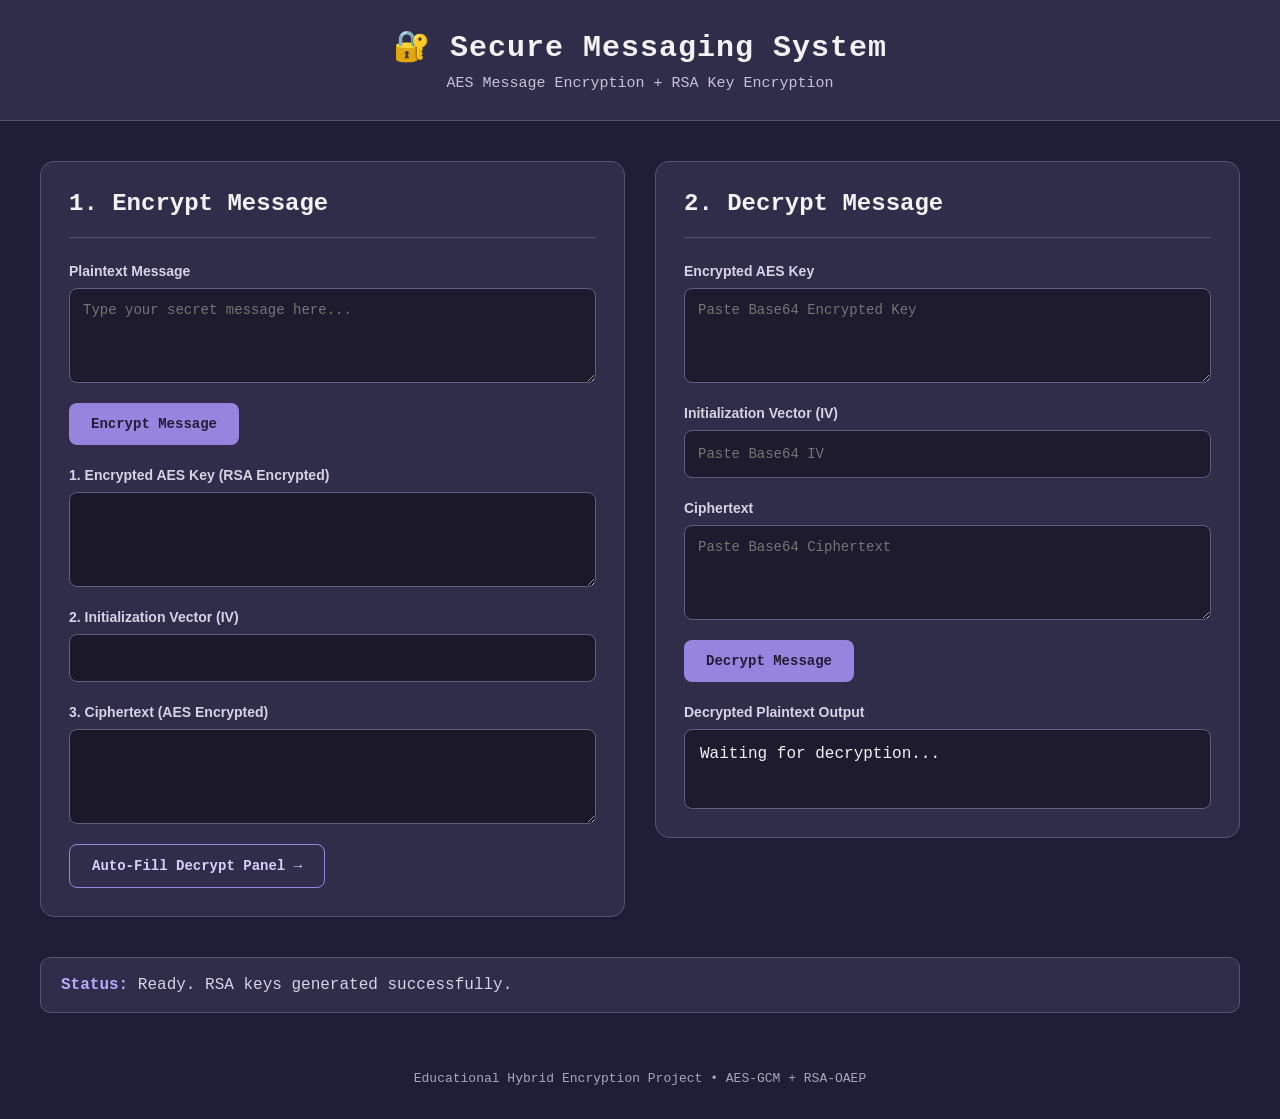
<file: index.html>
<!DOCTYPE html>
<html lang="en">

<head>
    <meta charset="UTF-8">

    <meta name="viewport" content="width=device-width, initial-scale=1.0">

    <title>Secure Messaging System</title>

    <link rel="stylesheet" href="style.css">
</head>

<body>

    <div class="page-wrapper">

        <!-- HEADER -->
        <header class="top-header">

            <h1>🔐 Secure Messaging System</h1>

            <p>AES Message Encryption + RSA Key Encryption</p>

        </header>


        <!-- MAIN CONTENT -->
        <main class="container">


            <!-- ENCRYPT PANEL -->
            <section class="panel">

                <h2>1. Encrypt Message</h2>

                <div class="divider"></div>


                <label for="plaintext">Plaintext Message</label>

                <textarea
                    id="plaintext"
                    placeholder="Type your secret message here..."
                ></textarea>


                <button
                    id="encryptBtn"
                    class="primary-btn"
                    type="button"
                >
                    Encrypt Message
                </button>


                <label for="encryptedKey">
                    1. Encrypted AES Key (RSA Encrypted)
                </label>

                <textarea
                    id="encryptedKey"
                    class="readonly-output"
                    readonly
                ></textarea>


                <label for="iv">
                    2. Initialization Vector (IV)
                </label>

                <input
                    id="iv"
                    class="readonly-output"
                    type="text"
                    readonly
                >


                <label for="ciphertext">
                    3. Ciphertext (AES Encrypted)
                </label>

                <textarea
                    id="ciphertext"
                    class="readonly-output"
                    readonly
                ></textarea>


                <button
                    id="autoFillBtn"
                    class="outline-btn"
                    type="button"
                >
                    Auto-Fill Decrypt Panel →
                </button>

            </section>



            <!-- DECRYPT PANEL -->
            <section class="panel">

                <h2>2. Decrypt Message</h2>

                <div class="divider"></div>


                <label for="decryptKey">
                    Encrypted AES Key
                </label>

                <textarea
                    id="decryptKey"
                    placeholder="Paste Base64 Encrypted Key"
                ></textarea>


                <label for="decryptIV">
                    Initialization Vector (IV)
                </label>

                <input
                    id="decryptIV"
                    type="text"
                    placeholder="Paste Base64 IV"
                >


                <label for="decryptCiphertext">
                    Ciphertext
                </label>

                <textarea
                    id="decryptCiphertext"
                    placeholder="Paste Base64 Ciphertext"
                ></textarea>


                <button
                    id="decryptBtn"
                    class="primary-btn"
                    type="button"
                >
                    Decrypt Message
                </button>


                <label>
                    Decrypted Plaintext Output
                </label>

                <div
                    id="decryptedOutput"
                    class="decrypted-output"
                >
                    Waiting for decryption...
                </div>

            </section>

        </main>


        <!-- STATUS -->
        <section class="status-box">

            <strong>Status:</strong>

            <span id="status">
                Generating RSA keys...
            </span>

        </section>


        <!-- FOOTER -->
        <footer>

            <p>
                Educational Hybrid Encryption Project
                • AES-GCM + RSA-OAEP
            </p>

        </footer>

    </div>


    <script src="script.js"></script>

</body>

</html>
</file>
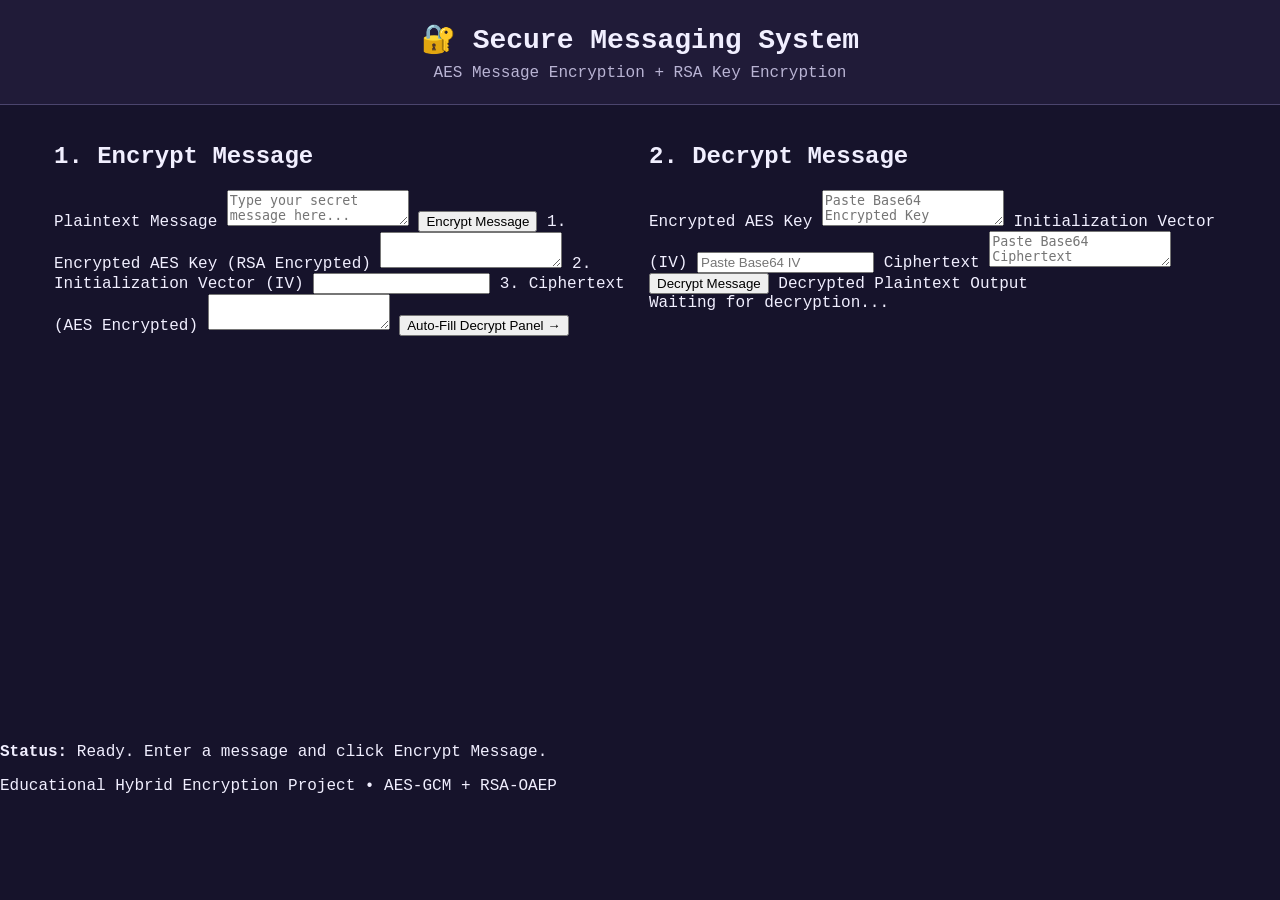
<file: ALA1/index.html>
<!DOCTYPE html>
<html lang="en">
<head>
    <meta charset="UTF-8">

    <meta name="viewport" content="width=device-width, initial-scale=1.0">

    <title>Secure Messaging System</title>

    <link rel="stylesheet" href="style.css">
</head>

<body>

    <div class="page-wrapper">

        <header class="top-header">

            <h1>🔐 Secure Messaging System</h1>

            <p>AES Message Encryption + RSA Key Encryption</p>

        </header>


        <main class="container">


            <!-- ENCRYPT PANEL -->

            <section class="panel">

                <h2>1. Encrypt Message</h2>

                <div class="divider"></div>


                <label>Plaintext Message</label>

                <textarea
                    id="plaintext"
                    placeholder="Type your secret message here..."
                ></textarea>


                <button
                    id="encryptBtn"
                    class="primary-btn"
                >
                    Encrypt Message
                </button>



                <label>
                    1. Encrypted AES Key (RSA Encrypted)
                </label>

                <textarea
                    id="encryptedKey"
                    class="readonly-output"
                    readonly
                ></textarea>



                <label>
                    2. Initialization Vector (IV)
                </label>

                <input
                    id="iv"
                    class="readonly-output"
                    type="text"
                    readonly
                >



                <label>
                    3. Ciphertext (AES Encrypted)
                </label>

                <textarea
                    id="ciphertext"
                    class="readonly-output"
                    readonly
                ></textarea>



                <button
                    id="autoFillBtn"
                    class="outline-btn"
                >
                    Auto-Fill Decrypt Panel →
                </button>

            </section>



            <!-- DECRYPT PANEL -->

            <section class="panel">

                <h2>2. Decrypt Message</h2>

                <div class="divider"></div>



                <label>Encrypted AES Key</label>

                <textarea
                    id="decryptKey"
                    placeholder="Paste Base64 Encrypted Key"
                ></textarea>



                <label>
                    Initialization Vector (IV)
                </label>

                <input
                    id="decryptIV"
                    type="text"
                    placeholder="Paste Base64 IV"
                >



                <label>Ciphertext</label>

                <textarea
                    id="decryptCiphertext"
                    placeholder="Paste Base64 Ciphertext"
                ></textarea>



                <button
                    id="decryptBtn"
                    class="primary-btn"
                >
                    Decrypt Message
                </button>



                <label>
                    Decrypted Plaintext Output
                </label>

                <div
                    id="decryptedOutput"
                    class="decrypted-output"
                >
                    Waiting for decryption...
                </div>

            </section>

        </main>



        <!-- STATUS -->

        <section class="status-box">

            <strong>Status:</strong>

            <span id="status">
                Ready. Enter a message and click Encrypt Message.
            </span>

        </section>



        <footer>

            <p>
                Educational Hybrid Encryption Project
                • AES-GCM + RSA-OAEP
            </p>

        </footer>

    </div>


    <script src="script.js"></script>

</body>
</html>
</file>
<file: style.css>
* {
    box-sizing: border-box;
}

body {
    margin: 0;
    padding: 0;
    background: #201e36;
    color: #f4f1f7;
    font-family: "Courier New", monospace;
}

.page-wrapper {
    min-height: 100vh;
}


/* HEADER */

.top-header {
    text-align: center;
    padding: 28px 20px;
    background: #302d4a;
    border-bottom: 1px solid #56516f;
}

.top-header h1 {
    margin: 0;
    font-size: 30px;
    letter-spacing: 1px;
}

.top-header p {
    margin: 10px 0 0;
    color: #c8c2d8;
    font-size: 15px;
}


/* MAIN LAYOUT */

.container {
    width: 100%;
    max-width: 1300px;
    margin: 0 auto;
    padding: 40px;

    display: grid;
    grid-template-columns: 1fr 1fr;
    gap: 30px;

    align-items: start;
}


/* PANELS */

.panel {
    background: #302d4a;
    border: 1px solid #57536f;
    border-radius: 14px;
    padding: 28px;
}

.panel h2 {
    margin: 0;
    font-size: 24px;
}


/* DIVIDER */

.divider {
    height: 1px;
    width: 100%;
    background: #56516f;
    margin: 20px 0 25px;
}


/* LABELS */

.panel label {
    display: block;
    margin: 22px 0 9px;

    color: #d7d2e4;

    font-family: Arial, sans-serif;
    font-size: 14px;
    font-weight: bold;
}

.panel .divider + label {
    margin-top: 0;
}


/* INPUTS */

.panel input,
.panel textarea {
    display: block;
    width: 100%;

    background: #1e1b2e;
    color: #f5f3ff;

    border: 1px solid #625d7c;
    border-radius: 8px;

    padding: 13px;

    font-family: "Courier New", monospace;
    font-size: 14px;
}

.panel input {
    height: 48px;
}

.panel textarea {
    min-height: 95px;
    resize: vertical;
}

.panel input:focus,
.panel textarea:focus {
    outline: none;
    border-color: #9b8ae6;
    box-shadow: 0 0 0 3px rgba(155, 138, 230, 0.15);
}


/* READONLY FIELDS */

.readonly-output {
    background: #1a1829 !important;
    color: #d5d0e5 !important;
}


/* BUTTONS */

button {
    margin-top: 20px;

    padding: 13px 22px;

    border-radius: 8px;

    font-family: "Courier New", monospace;
    font-size: 14px;
    font-weight: bold;

    cursor: pointer;

    transition: 0.2s;
}


/* MAIN BUTTON */

.primary-btn {
    border: none;
    background: #9784df;
    color: #201e36;
}

.primary-btn:hover {
    background: #ab98f0;
    color: white;
}


/* AUTO FILL BUTTON */

.outline-btn {
    background: transparent;
    color: #d8ceff;
    border: 1px solid #9784df;
}

.outline-btn:hover {
    background: rgba(151, 132, 223, 0.15);
}


/* DECRYPTED OUTPUT */

.decrypted-output {
    width: 100%;
    min-height: 80px;

    padding: 15px;

    background: #1e1b2e;

    border: 1px solid #625d7c;
    border-radius: 8px;

    color: #f4f1f7;

    word-break: break-word;
}


/* STATUS */

.status-box {
    width: calc(100% - 80px);
    max-width: 1220px;

    margin: 0 auto 25px;

    padding: 18px 20px;

    background: #302d4a;

    border: 1px solid #57536f;
    border-radius: 10px;

    color: #d7d2e4;
}

.status-box strong {
    color: #b9a9ff;
}


/* FOOTER */

footer {
    text-align: center;
    padding: 20px;
    color: #aaa4bd;
    font-size: 13px;
}


/* RESPONSIVE */

@media (max-width: 900px) {

    .container {
        grid-template-columns: 1fr;
        padding: 25px;
    }

}

@media (max-width: 600px) {

    .container {
        padding: 18px;
    }

    .panel {
        padding: 20px;
    }

    .top-header h1 {
        font-size: 22px;
    }

    .panel h2 {
        font-size: 20px;
    }

    button {
        width: 100%;
    }

    .status-box {
        width: calc(100% - 36px);
    }

}
</file>
<file: ALA1/style.css>
* {
    box-sizing: border-box;
}

:root {
    --page-bg: #16132b;
    --panel-bg: #24203f;
    --input-bg: #111024;
    --border: #4b456d;
    --text: #f1efff;
    --muted: #b9b4d4;
    --accent: #a78bfa;
    --accent-hover: #8b5cf6;
    --success: #f9a8d4;
}

body {
    margin: 0;
    min-height: 100vh;
    background: var(--page-bg);
    color: var(--text);
    font-family: "Courier New", monospace;
}

.page-wrapper {
    width: 100%;
    min-height: 100vh;
}

.top-header {
    padding: 22px 20px;
    text-align: center;
    border-bottom: 1px solid var(--border);
    background: #201b38;
}

.top-header h1 {
    margin: 0 0 8px;
    font-size: 28px;
}

.top-header p {
    margin: 0;
    color: var(--muted);
}

.container {
    display: grid;
    grid-template-columns: 1fr 1fr;
    gap: 18px;
    padding: 18px 14px 10px;
    max-width: 1200px;
    margin: auto;
}

.panel {
    min-height: 610px;
    padding:
</file>
